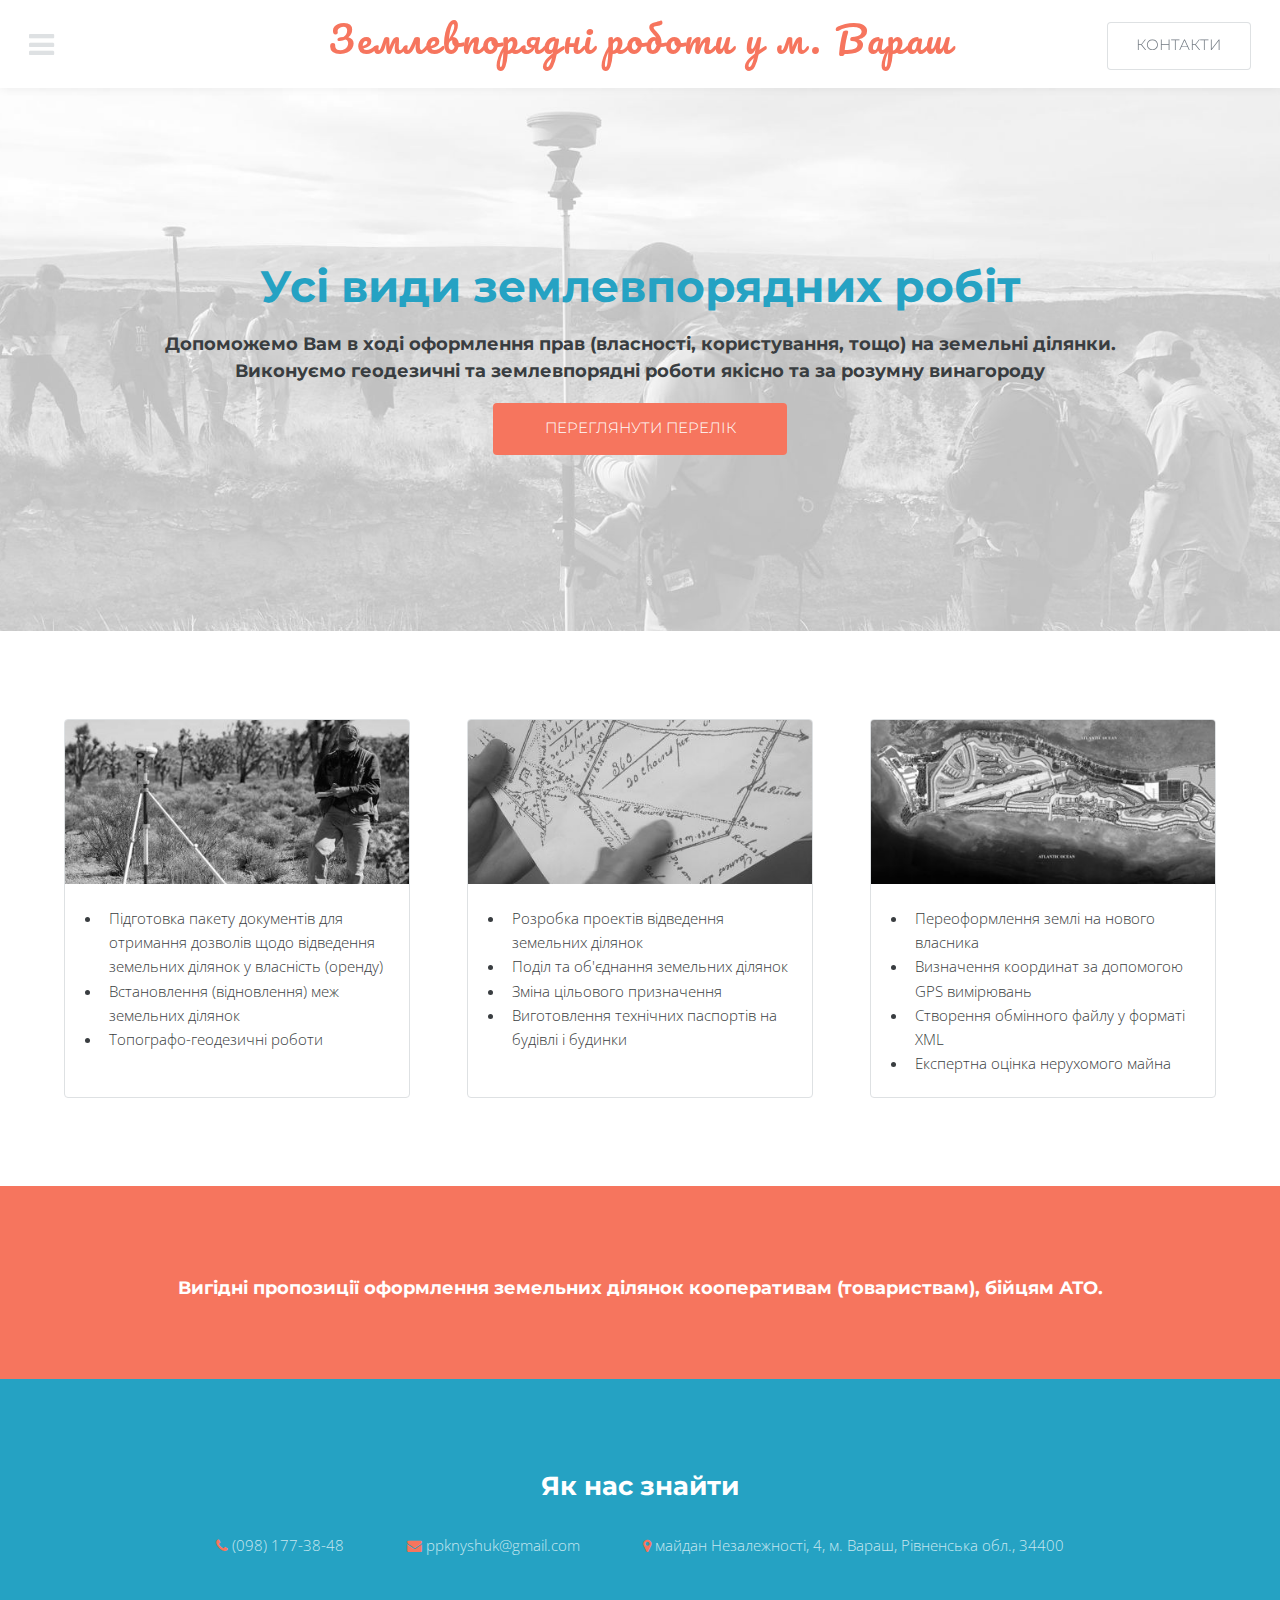
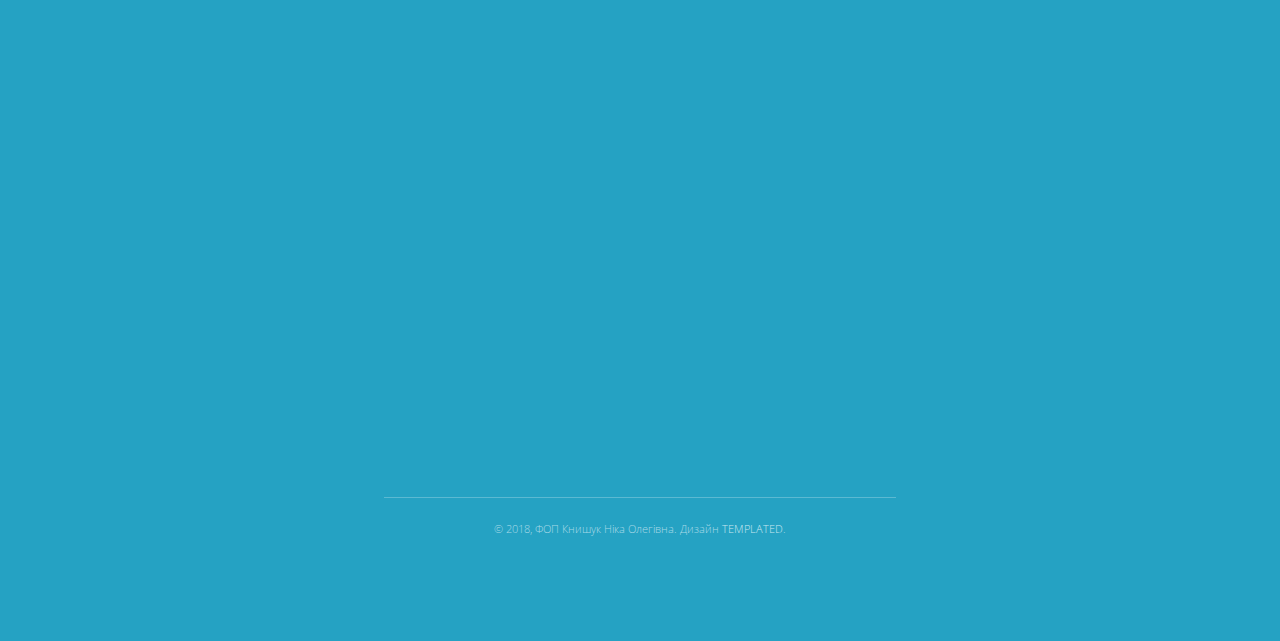
<file: index.html>
<!DOCTYPE HTML>
<!--
	Intensify by TEMPLATED
	templated.co @templatedco
	Released for free under the Creative Commons Attribution 3.0 license (templated.co/license)
-->
<html>
	<head>
		<title>Усі види землевпорядних робіт у м. Вараш - ФОП Книшук Ніка Олегівна</title>
		<meta http-equiv="Content-Type" content="text/html; charset=UTF-8" />
		<meta name="viewport" content="width=device-width, initial-scale=1" />

		<meta property="og:title" content="Усі види землевпорядних робіт у м. Вараш - ФОП Книшук Ніка Олегівна" />
		<meta property="og:site_name" content="Усі види землевпорядних робіт у м. Вараш - ФОП Книшук Ніка Олегівна" />
		<meta property="og:url" content="http://knyshuk.pp.ua/" />
		<meta property="og:description" content="Допоможемо Вам в ході оформлення прав (власності, користування, тощо) на земельні ділянки. Виконуємо геодезичні та землевпорядні роботи якісно та за розумну винагороду" />
		<meta property="og:type" content="website" />
		<meta property="og:image" content="http://knyshuk.pp.ua/images/og-logo.jpg" />
		<meta property="og:image:alt" content="Усі види землевпорядних робіт у м. Вараш - ФОП Книшук Ніка Олегівна" />
		<meta property="og:image:type" content="image/jpeg" />
		<meta property="og:image:width" content="750" />
		<meta property="og:image:height" content="500" />
		<meta name="twitter:card" content="summary" />
		<meta name="twitter:title" content="Усі види землевпорядних робіт у м. Вараш - ФОП Книшук Ніка Олегівна" />
		<meta name="twitter:site" content="@smth" />
		<meta name="twitter:description" content="Допоможемо Вам в ході оформлення прав (власності, користування, тощо) на земельні ділянки. Виконуємо геодезичні та землевпорядні роботи якісно та за розумну винагороду" />
		<meta name="twitter:image" content="http://knyshuk.pp.ua/images/og-logo.jpg" />
		<meta name="twitter:image:alt" content="Усі види землевпорядних робіт у м. Вараш - ФОП Книшук Ніка Олегівна" />

		<!-- <meta property="fb:app_id" content="779935535706424" /> -->
		<meta property="fb:admins" content="100000703780322"/>
		<link rel="stylesheet" href="assets/css/main.css" />
		<link rel="icon" type="image/png" href="images/favicon.png" />

	</head>
	<body>

		<!-- Header -->
			<header id="header">
				<nav class="left">
					<a href="#menu"><span>Меню</span></a>
				</nav>
				<a href="index.html" class="logo">Землевпорядні роботи у м. Вараш</a>
				<nav class="right">
					<a href="#footer" class="button alt">Контакти</a>
				</nav>
			</header>

		<!-- Menu -->
			<nav id="menu">
				<ul class="links">
					<li><a href="#header">Головна</a></li>
					<li><a href="#perelik">Види робіт</a></li>
					<li><a href="#footer">Контакти</a></li>
				</ul>
				<ul class="actions vertical">
					<li><a href="#" class="button fit">Login</a></li>
				</ul>
			</nav>

		<!-- Banner -->
			<section id="banner">
				<div class="content">
					<h1>Усі види землевпорядних робіт</h1>
					<h3>Допоможемо Вам в ході оформлення прав (власності, користування, тощо) на земельні ділянки.<br/>
					Виконуємо геодезичні та землевпорядні роботи якісно та за розумну винагороду</h3>
					<ul class="actions">
						<li><a href="#perelik" class="button scrolly">Переглянути перелік</a></li>
					</ul>
				</div>
			</section>





		<!-- Three -->
			<section id="perelik" class="wrapper">
				<div class="inner flex flex-3">
					<div class="flex-item box">
						<div class="image fit">
							<img src="images/pic02.jpg" alt="" />
						</div>
						<div class="content">
						<ul>
							<li>Підготовка пакету документів для отримання дозволів щодо відведення земельних ділянок у власність (оренду)</li>
							<li>Встановлення (відновлення) меж земельних ділянок</li>
							<li>Топографо-геодезичні роботи</li>
						</ul>
						</div>
					</div>
					<div class="flex-item box">
						<div class="image fit">
							<img src="images/pic03.jpg" alt="" />
						</div>
						<div class="content">
							<ul>
							<li>Розробка проектів відведення земельних ділянок</li>
							<li>Поділ та об'єднання земельних ділянок</li>
							<li>Зміна цільового призначення</li>
							<li>Виготовлення технічних паспортів на будівлі і будинки</li>
							</ul>
						</div>
					</div>
					<div class="flex-item box">
						<div class="image fit">
							<img src="images/pic04.jpg" alt="" />
						</div>
						<div class="content">
							<ul>
								<li>Переоформлення землі на нового власника</li>
								<li>Визначення координат за допомогою GPS вимірювань</li>
								<li>Створення обмінного файлу у форматі XML</li>
								<li>Експертна оцінка нерухомого майна</li>
							</ul>
						</div>
					</div>
				</div>
			</section>

		<!-- Two -->
			<section id="two" class="wrapper style1 special">
				<div class="inner">
					<h3>Вигідні пропозиції оформлення земельних ділянок кооперативам (товариствам), бійцям АТО.</h3>
				</div>
			</section>

			
		<!-- Footer -->
			<footer id="footer">
				<div class="inner">
					<h2>Як нас знайти</h2>
					<ul class="actions">
						<li><span class="icon fa-phone"></span> <a href="tel:+380981773848">(098) 177-38-48</a></li>
						<li><span class="icon fa-envelope"></span> <a href="mailto:ppknyshuk@gmail.com">ppknyshuk@gmail.com</a></li>
						<li><span class="icon fa-map-marker"></span> <a href="https://goo.gl/maps/SJ5AMCisAzC2">майдан Незалежності, 4, м. Вараш, Рівненська обл., 34400</a></li>
					</ul>
					<!-- <iframe src="https://www.google.com/maps/d/embed?mid=1FWKCzoZm-nPHwhQZW1L91BJIn-170okJ" width="640" height="480"></iframe> -->
					<iframe src="https://www.google.com/maps/embed?pb=!1m18!1m12!1m3!1d2492.0065109231555!2d25.8446893117432!3d51.34779089393777!2m3!1f0!2f0!3f0!3m2!1i1024!2i768!4f13.1!3m3!1m2!1s0x47260d635eacf9f1%3A0xb59a396cd10b945e!2z0L_Quy4g0J3QtdC30LDQstC40YHQuNC80L7RgdGC0LgsIDQsINCS0LDRgNCw0YgsINCg0L7QstC10L3RgdC60LDRjyDQvtCx0LvQsNGB0YLRjCwgMzQ0MDA!5e0!3m2!1sru!2sua!4v1545517435870" width="600" height="450" frameborder="0" style="border:0" allowfullscreen></iframe>
					<p>&nbsp;</p>
					
					<!-- Facebook Comments Plugin -->
					<div id="fb-root"></div>
					<script async defer src="https://connect.facebook.net/uk_UA/sdk.js#xfbml=1&version=v3.2"></script>
					<div class="fb-comments" data-href="http://knyshuk.pp.ua" data-width="100%"></div>
					<!-- / Facebook Comments Plugin -->
				</div>
				<div class="copyright">
					&copy; 2018, ФОП Книшук Ніка Олегівна. Дизайн <a href="https://templated.co">TEMPLATED</a>.
				</div>
			</footer>

		<!-- Scripts -->
			<script src="assets/js/jquery.min.js"></script>
			<script src="assets/js/jquery.scrolly.min.js"></script>
			<script src="assets/js/skel.min.js"></script>
			<script src="assets/js/util.js"></script>
			<script src="assets/js/main.js"></script>

			<!-- Global site tag (gtag.js) - Google Analytics -->
			<script async src="https://www.googletagmanager.com/gtag/js?id=UA-3187269-26"></script>
			<script>
				window.dataLayer = window.dataLayer || [];
				function gtag(){dataLayer.push(arguments);}
				gtag('js', new Date());
				gtag('config', 'UA-3187269-26');
			</script>
	</body>
</html>
</file>
<file: assets/css/main.css>
@charset "UTF-8";
@import url(font-awesome.min.css);
@import "https://fonts.googleapis.com/css?family=Montserrat:700|Open+Sans:300,400|Pacifico";

/*
	Intensify by TEMPLATED
	templated.co @templatedco
	Released for free under the Creative Commons Attribution 3.0 license (templated.co/license)
*/

/* Reset */

	html, body, div, span, applet, object, iframe, h1, h2, h3, h4, h5, h6, p, blockquote, pre, a, abbr, acronym, address, big, cite, code, del, dfn, em, img, ins, kbd, q, s, samp, small, strike, strong, sub, sup, tt, var, b, u, i, center, dl, dt, dd, ol, ul, li, fieldset, form, label, legend, table, caption, tbody, tfoot, thead, tr, th, td, article, aside, canvas, details, embed, figure, figcaption, footer, header, hgroup, menu, nav, output, ruby, section, summary, time, mark, audio, video {
		margin: 0;
		padding: 0;
		border: 0;
		font-size: 100%;
		font: inherit;
		vertical-align: baseline;
	}

	article, aside, details, figcaption, figure, footer, header, hgroup, menu, nav, section {
		display: block;
	}

	body {
		line-height: 1;
	}

	ol, ul {
		list-style: none;
	}

	blockquote, q {
		quotes: none;
	}

	blockquote:before, blockquote:after, q:before, q:after {
		content: '';
		content: none;
	}

	table {
		border-collapse: collapse;
		border-spacing: 0;
	}

	body {
		-webkit-text-size-adjust: none;
	}

/* Box Model */

	*, *:before, *:after {
		-moz-box-sizing: border-box;
		-webkit-box-sizing: border-box;
		box-sizing: border-box;
	}

/* Containers */

	.container {
		margin-left: auto;
		margin-right: auto;
	}

	.container.\31 25\25 {
		width: 100%;
		max-width: 100em;
		min-width: 80em;
	}

	.container.\37 5\25 {
		width: 60em;
	}

	.container.\35 0\25 {
		width: 40em;
	}

	.container.\32 5\25 {
		width: 20em;
	}

	.container {
		width: 80em;
	}

	@media screen and (max-width: 1680px) {

		.container.\31 25\25 {
			width: 100%;
			max-width: 100em;
			min-width: 80em;
		}

		.container.\37 5\25 {
			width: 60em;
		}

		.container.\35 0\25 {
			width: 40em;
		}

		.container.\32 5\25 {
			width: 20em;
		}

		.container {
			width: 80em;
		}

	}

	@media screen and (max-width: 1280px) {

		.container.\31 25\25 {
			width: 100%;
			max-width: 81.25em;
			min-width: 65em;
		}

		.container.\37 5\25 {
			width: 48.75em;
		}

		.container.\35 0\25 {
			width: 32.5em;
		}

		.container.\32 5\25 {
			width: 16.25em;
		}

		.container {
			width: 65em;
		}

	}

	@media screen and (max-width: 980px) {

		.container.\31 25\25 {
			width: 100%;
			max-width: 112.5%;
			min-width: 90%;
		}

		.container.\37 5\25 {
			width: 67.5%;
		}

		.container.\35 0\25 {
			width: 45%;
		}

		.container.\32 5\25 {
			width: 22.5%;
		}

		.container {
			width: 90%;
		}

	}

	@media screen and (max-width: 736px) {

		.container.\31 25\25 {
			width: 100%;
			max-width: 112.5%;
			min-width: 90%;
		}

		.container.\37 5\25 {
			width: 67.5%;
		}

		.container.\35 0\25 {
			width: 45%;
		}

		.container.\32 5\25 {
			width: 22.5%;
		}

		.container {
			width: 90% !important;
		}

	}

	@media screen and (max-width: 480px) {

		.container.\31 25\25 {
			width: 100%;
			max-width: 112.5%;
			min-width: 90%;
		}

		.container.\37 5\25 {
			width: 67.5%;
		}

		.container.\35 0\25 {
			width: 45%;
		}

		.container.\32 5\25 {
			width: 22.5%;
		}

		.container {
			width: 90% !important;
		}

	}

/* Grid */

	.row {
		border-bottom: solid 1px transparent;
		-moz-box-sizing: border-box;
		-webkit-box-sizing: border-box;
		box-sizing: border-box;
	}

	.row > * {
		float: left;
		-moz-box-sizing: border-box;
		-webkit-box-sizing: border-box;
		box-sizing: border-box;
	}

	.row:after, .row:before {
		content: '';
		display: block;
		clear: both;
		height: 0;
	}

	.row.uniform > * > :first-child {
		margin-top: 0;
	}

	.row.uniform > * > :last-child {
		margin-bottom: 0;
	}

	.row.\30 \25 > * {
		padding: 0 0 0 0em;
	}

	.row.\30 \25 {
		margin: 0 0 -1px 0em;
	}

	.row.uniform.\30 \25 > * {
		padding: 0em 0 0 0em;
	}

	.row.uniform.\30 \25 {
		margin: 0em 0 -1px 0em;
	}

	.row > * {
		padding: 0 0 0 2em;
	}

	.row {
		margin: 0 0 -1px -2em;
	}

	.row.uniform > * {
		padding: 2em 0 0 2em;
	}

	.row.uniform {
		margin: -2em 0 -1px -2em;
	}

	.row.\32 00\25 > * {
		padding: 0 0 0 4em;
	}

	.row.\32 00\25 {
		margin: 0 0 -1px -4em;
	}

	.row.uniform.\32 00\25 > * {
		padding: 4em 0 0 4em;
	}

	.row.uniform.\32 00\25 {
		margin: -4em 0 -1px -4em;
	}

	.row.\31 50\25 > * {
		padding: 0 0 0 3em;
	}

	.row.\31 50\25 {
		margin: 0 0 -1px -3em;
	}

	.row.uniform.\31 50\25 > * {
		padding: 3em 0 0 3em;
	}

	.row.uniform.\31 50\25 {
		margin: -3em 0 -1px -3em;
	}

	.row.\35 0\25 > * {
		padding: 0 0 0 1em;
	}

	.row.\35 0\25 {
		margin: 0 0 -1px -1em;
	}

	.row.uniform.\35 0\25 > * {
		padding: 1em 0 0 1em;
	}

	.row.uniform.\35 0\25 {
		margin: -1em 0 -1px -1em;
	}

	.row.\32 5\25 > * {
		padding: 0 0 0 0.5em;
	}

	.row.\32 5\25 {
		margin: 0 0 -1px -0.5em;
	}

	.row.uniform.\32 5\25 > * {
		padding: 0.5em 0 0 0.5em;
	}

	.row.uniform.\32 5\25 {
		margin: -0.5em 0 -1px -0.5em;
	}

	.\31 2u, .\31 2u\24 {
		width: 100%;
		clear: none;
		margin-left: 0;
	}

	.\31 1u, .\31 1u\24 {
		width: 91.6666666667%;
		clear: none;
		margin-left: 0;
	}

	.\31 0u, .\31 0u\24 {
		width: 83.3333333333%;
		clear: none;
		margin-left: 0;
	}

	.\39 u, .\39 u\24 {
		width: 75%;
		clear: none;
		margin-left: 0;
	}

	.\38 u, .\38 u\24 {
		width: 66.6666666667%;
		clear: none;
		margin-left: 0;
	}

	.\37 u, .\37 u\24 {
		width: 58.3333333333%;
		clear: none;
		margin-left: 0;
	}

	.\36 u, .\36 u\24 {
		width: 50%;
		clear: none;
		margin-left: 0;
	}

	.\35 u, .\35 u\24 {
		width: 41.6666666667%;
		clear: none;
		margin-left: 0;
	}

	.\34 u, .\34 u\24 {
		width: 33.3333333333%;
		clear: none;
		margin-left: 0;
	}

	.\33 u, .\33 u\24 {
		width: 25%;
		clear: none;
		margin-left: 0;
	}

	.\32 u, .\32 u\24 {
		width: 16.6666666667%;
		clear: none;
		margin-left: 0;
	}

	.\31 u, .\31 u\24 {
		width: 8.3333333333%;
		clear: none;
		margin-left: 0;
	}

	.\31 2u\24 + *,
	.\31 1u\24 + *,
	.\31 0u\24 + *,
	.\39 u\24 + *,
	.\38 u\24 + *,
	.\37 u\24 + *,
	.\36 u\24 + *,
	.\35 u\24 + *,
	.\34 u\24 + *,
	.\33 u\24 + *,
	.\32 u\24 + *,
	.\31 u\24 + * {
		clear: left;
	}

	.\-11u {
		margin-left: 91.66667%;
	}

	.\-10u {
		margin-left: 83.33333%;
	}

	.\-9u {
		margin-left: 75%;
	}

	.\-8u {
		margin-left: 66.66667%;
	}

	.\-7u {
		margin-left: 58.33333%;
	}

	.\-6u {
		margin-left: 50%;
	}

	.\-5u {
		margin-left: 41.66667%;
	}

	.\-4u {
		margin-left: 33.33333%;
	}

	.\-3u {
		margin-left: 25%;
	}

	.\-2u {
		margin-left: 16.66667%;
	}

	.\-1u {
		margin-left: 8.33333%;
	}

	@media screen and (max-width: 1680px) {

		.row > * {
			padding: 0 0 0 2em;
		}

		.row {
			margin: 0 0 -1px -2em;
		}

		.row.uniform > * {
			padding: 2em 0 0 2em;
		}

		.row.uniform {
			margin: -2em 0 -1px -2em;
		}

		.row.\32 00\25 > * {
			padding: 0 0 0 4em;
		}

		.row.\32 00\25 {
			margin: 0 0 -1px -4em;
		}

		.row.uniform.\32 00\25 > * {
			padding: 4em 0 0 4em;
		}

		.row.uniform.\32 00\25 {
			margin: -4em 0 -1px -4em;
		}

		.row.\31 50\25 > * {
			padding: 0 0 0 3em;
		}

		.row.\31 50\25 {
			margin: 0 0 -1px -3em;
		}

		.row.uniform.\31 50\25 > * {
			padding: 3em 0 0 3em;
		}

		.row.uniform.\31 50\25 {
			margin: -3em 0 -1px -3em;
		}

		.row.\35 0\25 > * {
			padding: 0 0 0 1em;
		}

		.row.\35 0\25 {
			margin: 0 0 -1px -1em;
		}

		.row.uniform.\35 0\25 > * {
			padding: 1em 0 0 1em;
		}

		.row.uniform.\35 0\25 {
			margin: -1em 0 -1px -1em;
		}

		.row.\32 5\25 > * {
			padding: 0 0 0 0.5em;
		}

		.row.\32 5\25 {
			margin: 0 0 -1px -0.5em;
		}

		.row.uniform.\32 5\25 > * {
			padding: 0.5em 0 0 0.5em;
		}

		.row.uniform.\32 5\25 {
			margin: -0.5em 0 -1px -0.5em;
		}

		.\31 2u\28xlarge\29, .\31 2u\24\28xlarge\29 {
			width: 100%;
			clear: none;
			margin-left: 0;
		}

		.\31 1u\28xlarge\29, .\31 1u\24\28xlarge\29 {
			width: 91.6666666667%;
			clear: none;
			margin-left: 0;
		}

		.\31 0u\28xlarge\29, .\31 0u\24\28xlarge\29 {
			width: 83.3333333333%;
			clear: none;
			margin-left: 0;
		}

		.\39 u\28xlarge\29, .\39 u\24\28xlarge\29 {
			width: 75%;
			clear: none;
			margin-left: 0;
		}

		.\38 u\28xlarge\29, .\38 u\24\28xlarge\29 {
			width: 66.6666666667%;
			clear: none;
			margin-left: 0;
		}

		.\37 u\28xlarge\29, .\37 u\24\28xlarge\29 {
			width: 58.3333333333%;
			clear: none;
			margin-left: 0;
		}

		.\36 u\28xlarge\29, .\36 u\24\28xlarge\29 {
			width: 50%;
			clear: none;
			margin-left: 0;
		}

		.\35 u\28xlarge\29, .\35 u\24\28xlarge\29 {
			width: 41.6666666667%;
			clear: none;
			margin-left: 0;
		}

		.\34 u\28xlarge\29, .\34 u\24\28xlarge\29 {
			width: 33.3333333333%;
			clear: none;
			margin-left: 0;
		}

		.\33 u\28xlarge\29, .\33 u\24\28xlarge\29 {
			width: 25%;
			clear: none;
			margin-left: 0;
		}

		.\32 u\28xlarge\29, .\32 u\24\28xlarge\29 {
			width: 16.6666666667%;
			clear: none;
			margin-left: 0;
		}

		.\31 u\28xlarge\29, .\31 u\24\28xlarge\29 {
			width: 8.3333333333%;
			clear: none;
			margin-left: 0;
		}

		.\31 2u\24\28xlarge\29 + *,
		.\31 1u\24\28xlarge\29 + *,
		.\31 0u\24\28xlarge\29 + *,
		.\39 u\24\28xlarge\29 + *,
		.\38 u\24\28xlarge\29 + *,
		.\37 u\24\28xlarge\29 + *,
		.\36 u\24\28xlarge\29 + *,
		.\35 u\24\28xlarge\29 + *,
		.\34 u\24\28xlarge\29 + *,
		.\33 u\24\28xlarge\29 + *,
		.\32 u\24\28xlarge\29 + *,
		.\31 u\24\28xlarge\29 + * {
			clear: left;
		}

		.\-11u\28xlarge\29 {
			margin-left: 91.66667%;
		}

		.\-10u\28xlarge\29 {
			margin-left: 83.33333%;
		}

		.\-9u\28xlarge\29 {
			margin-left: 75%;
		}

		.\-8u\28xlarge\29 {
			margin-left: 66.66667%;
		}

		.\-7u\28xlarge\29 {
			margin-left: 58.33333%;
		}

		.\-6u\28xlarge\29 {
			margin-left: 50%;
		}

		.\-5u\28xlarge\29 {
			margin-left: 41.66667%;
		}

		.\-4u\28xlarge\29 {
			margin-left: 33.33333%;
		}

		.\-3u\28xlarge\29 {
			margin-left: 25%;
		}

		.\-2u\28xlarge\29 {
			margin-left: 16.66667%;
		}

		.\-1u\28xlarge\29 {
			margin-left: 8.33333%;
		}

	}

	@media screen and (max-width: 1280px) {

		.row > * {
			padding: 0 0 0 1.5em;
		}

		.row {
			margin: 0 0 -1px -1.5em;
		}

		.row.uniform > * {
			padding: 1.5em 0 0 1.5em;
		}

		.row.uniform {
			margin: -1.5em 0 -1px -1.5em;
		}

		.row.\32 00\25 > * {
			padding: 0 0 0 3em;
		}

		.row.\32 00\25 {
			margin: 0 0 -1px -3em;
		}

		.row.uniform.\32 00\25 > * {
			padding: 3em 0 0 3em;
		}

		.row.uniform.\32 00\25 {
			margin: -3em 0 -1px -3em;
		}

		.row.\31 50\25 > * {
			padding: 0 0 0 2.25em;
		}

		.row.\31 50\25 {
			margin: 0 0 -1px -2.25em;
		}

		.row.uniform.\31 50\25 > * {
			padding: 2.25em 0 0 2.25em;
		}

		.row.uniform.\31 50\25 {
			margin: -2.25em 0 -1px -2.25em;
		}

		.row.\35 0\25 > * {
			padding: 0 0 0 0.75em;
		}

		.row.\35 0\25 {
			margin: 0 0 -1px -0.75em;
		}

		.row.uniform.\35 0\25 > * {
			padding: 0.75em 0 0 0.75em;
		}

		.row.uniform.\35 0\25 {
			margin: -0.75em 0 -1px -0.75em;
		}

		.row.\32 5\25 > * {
			padding: 0 0 0 0.375em;
		}

		.row.\32 5\25 {
			margin: 0 0 -1px -0.375em;
		}

		.row.uniform.\32 5\25 > * {
			padding: 0.375em 0 0 0.375em;
		}

		.row.uniform.\32 5\25 {
			margin: -0.375em 0 -1px -0.375em;
		}

		.\31 2u\28large\29, .\31 2u\24\28large\29 {
			width: 100%;
			clear: none;
			margin-left: 0;
		}

		.\31 1u\28large\29, .\31 1u\24\28large\29 {
			width: 91.6666666667%;
			clear: none;
			margin-left: 0;
		}

		.\31 0u\28large\29, .\31 0u\24\28large\29 {
			width: 83.3333333333%;
			clear: none;
			margin-left: 0;
		}

		.\39 u\28large\29, .\39 u\24\28large\29 {
			width: 75%;
			clear: none;
			margin-left: 0;
		}

		.\38 u\28large\29, .\38 u\24\28large\29 {
			width: 66.6666666667%;
			clear: none;
			margin-left: 0;
		}

		.\37 u\28large\29, .\37 u\24\28large\29 {
			width: 58.3333333333%;
			clear: none;
			margin-left: 0;
		}

		.\36 u\28large\29, .\36 u\24\28large\29 {
			width: 50%;
			clear: none;
			margin-left: 0;
		}

		.\35 u\28large\29, .\35 u\24\28large\29 {
			width: 41.6666666667%;
			clear: none;
			margin-left: 0;
		}

		.\34 u\28large\29, .\34 u\24\28large\29 {
			width: 33.3333333333%;
			clear: none;
			margin-left: 0;
		}

		.\33 u\28large\29, .\33 u\24\28large\29 {
			width: 25%;
			clear: none;
			margin-left: 0;
		}

		.\32 u\28large\29, .\32 u\24\28large\29 {
			width: 16.6666666667%;
			clear: none;
			margin-left: 0;
		}

		.\31 u\28large\29, .\31 u\24\28large\29 {
			width: 8.3333333333%;
			clear: none;
			margin-left: 0;
		}

		.\31 2u\24\28large\29 + *,
		.\31 1u\24\28large\29 + *,
		.\31 0u\24\28large\29 + *,
		.\39 u\24\28large\29 + *,
		.\38 u\24\28large\29 + *,
		.\37 u\24\28large\29 + *,
		.\36 u\24\28large\29 + *,
		.\35 u\24\28large\29 + *,
		.\34 u\24\28large\29 + *,
		.\33 u\24\28large\29 + *,
		.\32 u\24\28large\29 + *,
		.\31 u\24\28large\29 + * {
			clear: left;
		}

		.\-11u\28large\29 {
			margin-left: 91.66667%;
		}

		.\-10u\28large\29 {
			margin-left: 83.33333%;
		}

		.\-9u\28large\29 {
			margin-left: 75%;
		}

		.\-8u\28large\29 {
			margin-left: 66.66667%;
		}

		.\-7u\28large\29 {
			margin-left: 58.33333%;
		}

		.\-6u\28large\29 {
			margin-left: 50%;
		}

		.\-5u\28large\29 {
			margin-left: 41.66667%;
		}

		.\-4u\28large\29 {
			margin-left: 33.33333%;
		}

		.\-3u\28large\29 {
			margin-left: 25%;
		}

		.\-2u\28large\29 {
			margin-left: 16.66667%;
		}

		.\-1u\28large\29 {
			margin-left: 8.33333%;
		}

	}

	@media screen and (max-width: 980px) {

		.row > * {
			padding: 0 0 0 1.5em;
		}

		.row {
			margin: 0 0 -1px -1.5em;
		}

		.row.uniform > * {
			padding: 1.5em 0 0 1.5em;
		}

		.row.uniform {
			margin: -1.5em 0 -1px -1.5em;
		}

		.row.\32 00\25 > * {
			padding: 0 0 0 3em;
		}

		.row.\32 00\25 {
			margin: 0 0 -1px -3em;
		}

		.row.uniform.\32 00\25 > * {
			padding: 3em 0 0 3em;
		}

		.row.uniform.\32 00\25 {
			margin: -3em 0 -1px -3em;
		}

		.row.\31 50\25 > * {
			padding: 0 0 0 2.25em;
		}

		.row.\31 50\25 {
			margin: 0 0 -1px -2.25em;
		}

		.row.uniform.\31 50\25 > * {
			padding: 2.25em 0 0 2.25em;
		}

		.row.uniform.\31 50\25 {
			margin: -2.25em 0 -1px -2.25em;
		}

		.row.\35 0\25 > * {
			padding: 0 0 0 0.75em;
		}

		.row.\35 0\25 {
			margin: 0 0 -1px -0.75em;
		}

		.row.uniform.\35 0\25 > * {
			padding: 0.75em 0 0 0.75em;
		}

		.row.uniform.\35 0\25 {
			margin: -0.75em 0 -1px -0.75em;
		}

		.row.\32 5\25 > * {
			padding: 0 0 0 0.375em;
		}

		.row.\32 5\25 {
			margin: 0 0 -1px -0.375em;
		}

		.row.uniform.\32 5\25 > * {
			padding: 0.375em 0 0 0.375em;
		}

		.row.uniform.\32 5\25 {
			margin: -0.375em 0 -1px -0.375em;
		}

		.\31 2u\28medium\29, .\31 2u\24\28medium\29 {
			width: 100%;
			clear: none;
			margin-left: 0;
		}

		.\31 1u\28medium\29, .\31 1u\24\28medium\29 {
			width: 91.6666666667%;
			clear: none;
			margin-left: 0;
		}

		.\31 0u\28medium\29, .\31 0u\24\28medium\29 {
			width: 83.3333333333%;
			clear: none;
			margin-left: 0;
		}

		.\39 u\28medium\29, .\39 u\24\28medium\29 {
			width: 75%;
			clear: none;
			margin-left: 0;
		}

		.\38 u\28medium\29, .\38 u\24\28medium\29 {
			width: 66.6666666667%;
			clear: none;
			margin-left: 0;
		}

		.\37 u\28medium\29, .\37 u\24\28medium\29 {
			width: 58.3333333333%;
			clear: none;
			margin-left: 0;
		}

		.\36 u\28medium\29, .\36 u\24\28medium\29 {
			width: 50%;
			clear: none;
			margin-left: 0;
		}

		.\35 u\28medium\29, .\35 u\24\28medium\29 {
			width: 41.6666666667%;
			clear: none;
			margin-left: 0;
		}

		.\34 u\28medium\29, .\34 u\24\28medium\29 {
			width: 33.3333333333%;
			clear: none;
			margin-left: 0;
		}

		.\33 u\28medium\29, .\33 u\24\28medium\29 {
			width: 25%;
			clear: none;
			margin-left: 0;
		}

		.\32 u\28medium\29, .\32 u\24\28medium\29 {
			width: 16.6666666667%;
			clear: none;
			margin-left: 0;
		}

		.\31 u\28medium\29, .\31 u\24\28medium\29 {
			width: 8.3333333333%;
			clear: none;
			margin-left: 0;
		}

		.\31 2u\24\28medium\29 + *,
		.\31 1u\24\28medium\29 + *,
		.\31 0u\24\28medium\29 + *,
		.\39 u\24\28medium\29 + *,
		.\38 u\24\28medium\29 + *,
		.\37 u\24\28medium\29 + *,
		.\36 u\24\28medium\29 + *,
		.\35 u\24\28medium\29 + *,
		.\34 u\24\28medium\29 + *,
		.\33 u\24\28medium\29 + *,
		.\32 u\24\28medium\29 + *,
		.\31 u\24\28medium\29 + * {
			clear: left;
		}

		.\-11u\28medium\29 {
			margin-left: 91.66667%;
		}

		.\-10u\28medium\29 {
			margin-left: 83.33333%;
		}

		.\-9u\28medium\29 {
			margin-left: 75%;
		}

		.\-8u\28medium\29 {
			margin-left: 66.66667%;
		}

		.\-7u\28medium\29 {
			margin-left: 58.33333%;
		}

		.\-6u\28medium\29 {
			margin-left: 50%;
		}

		.\-5u\28medium\29 {
			margin-left: 41.66667%;
		}

		.\-4u\28medium\29 {
			margin-left: 33.33333%;
		}

		.\-3u\28medium\29 {
			margin-left: 25%;
		}

		.\-2u\28medium\29 {
			margin-left: 16.66667%;
		}

		.\-1u\28medium\29 {
			margin-left: 8.33333%;
		}

	}

	@media screen and (max-width: 736px) {

		.row > * {
			padding: 0 0 0 1.25em;
		}

		.row {
			margin: 0 0 -1px -1.25em;
		}

		.row.uniform > * {
			padding: 1.25em 0 0 1.25em;
		}

		.row.uniform {
			margin: -1.25em 0 -1px -1.25em;
		}

		.row.\32 00\25 > * {
			padding: 0 0 0 2.5em;
		}

		.row.\32 00\25 {
			margin: 0 0 -1px -2.5em;
		}

		.row.uniform.\32 00\25 > * {
			padding: 2.5em 0 0 2.5em;
		}

		.row.uniform.\32 00\25 {
			margin: -2.5em 0 -1px -2.5em;
		}

		.row.\31 50\25 > * {
			padding: 0 0 0 1.875em;
		}

		.row.\31 50\25 {
			margin: 0 0 -1px -1.875em;
		}

		.row.uniform.\31 50\25 > * {
			padding: 1.875em 0 0 1.875em;
		}

		.row.uniform.\31 50\25 {
			margin: -1.875em 0 -1px -1.875em;
		}

		.row.\35 0\25 > * {
			padding: 0 0 0 0.625em;
		}

		.row.\35 0\25 {
			margin: 0 0 -1px -0.625em;
		}

		.row.uniform.\35 0\25 > * {
			padding: 0.625em 0 0 0.625em;
		}

		.row.uniform.\35 0\25 {
			margin: -0.625em 0 -1px -0.625em;
		}

		.row.\32 5\25 > * {
			padding: 0 0 0 0.3125em;
		}

		.row.\32 5\25 {
			margin: 0 0 -1px -0.3125em;
		}

		.row.uniform.\32 5\25 > * {
			padding: 0.3125em 0 0 0.3125em;
		}

		.row.uniform.\32 5\25 {
			margin: -0.3125em 0 -1px -0.3125em;
		}

		.\31 2u\28small\29, .\31 2u\24\28small\29 {
			width: 100%;
			clear: none;
			margin-left: 0;
		}

		.\31 1u\28small\29, .\31 1u\24\28small\29 {
			width: 91.6666666667%;
			clear: none;
			margin-left: 0;
		}

		.\31 0u\28small\29, .\31 0u\24\28small\29 {
			width: 83.3333333333%;
			clear: none;
			margin-left: 0;
		}

		.\39 u\28small\29, .\39 u\24\28small\29 {
			width: 75%;
			clear: none;
			margin-left: 0;
		}

		.\38 u\28small\29, .\38 u\24\28small\29 {
			width: 66.6666666667%;
			clear: none;
			margin-left: 0;
		}

		.\37 u\28small\29, .\37 u\24\28small\29 {
			width: 58.3333333333%;
			clear: none;
			margin-left: 0;
		}

		.\36 u\28small\29, .\36 u\24\28small\29 {
			width: 50%;
			clear: none;
			margin-left: 0;
		}

		.\35 u\28small\29, .\35 u\24\28small\29 {
			width: 41.6666666667%;
			clear: none;
			margin-left: 0;
		}

		.\34 u\28small\29, .\34 u\24\28small\29 {
			width: 33.3333333333%;
			clear: none;
			margin-left: 0;
		}

		.\33 u\28small\29, .\33 u\24\28small\29 {
			width: 25%;
			clear: none;
			margin-left: 0;
		}

		.\32 u\28small\29, .\32 u\24\28small\29 {
			width: 16.6666666667%;
			clear: none;
			margin-left: 0;
		}

		.\31 u\28small\29, .\31 u\24\28small\29 {
			width: 8.3333333333%;
			clear: none;
			margin-left: 0;
		}

		.\31 2u\24\28small\29 + *,
		.\31 1u\24\28small\29 + *,
		.\31 0u\24\28small\29 + *,
		.\39 u\24\28small\29 + *,
		.\38 u\24\28small\29 + *,
		.\37 u\24\28small\29 + *,
		.\36 u\24\28small\29 + *,
		.\35 u\24\28small\29 + *,
		.\34 u\24\28small\29 + *,
		.\33 u\24\28small\29 + *,
		.\32 u\24\28small\29 + *,
		.\31 u\24\28small\29 + * {
			clear: left;
		}

		.\-11u\28small\29 {
			margin-left: 91.66667%;
		}

		.\-10u\28small\29 {
			margin-left: 83.33333%;
		}

		.\-9u\28small\29 {
			margin-left: 75%;
		}

		.\-8u\28small\29 {
			margin-left: 66.66667%;
		}

		.\-7u\28small\29 {
			margin-left: 58.33333%;
		}

		.\-6u\28small\29 {
			margin-left: 50%;
		}

		.\-5u\28small\29 {
			margin-left: 41.66667%;
		}

		.\-4u\28small\29 {
			margin-left: 33.33333%;
		}

		.\-3u\28small\29 {
			margin-left: 25%;
		}

		.\-2u\28small\29 {
			margin-left: 16.66667%;
		}

		.\-1u\28small\29 {
			margin-left: 8.33333%;
		}

	}

	@media screen and (max-width: 480px) {

		.row > * {
			padding: 0 0 0 1.25em;
		}

		.row {
			margin: 0 0 -1px -1.25em;
		}

		.row.uniform > * {
			padding: 1.25em 0 0 1.25em;
		}

		.row.uniform {
			margin: -1.25em 0 -1px -1.25em;
		}

		.row.\32 00\25 > * {
			padding: 0 0 0 2.5em;
		}

		.row.\32 00\25 {
			margin: 0 0 -1px -2.5em;
		}

		.row.uniform.\32 00\25 > * {
			padding: 2.5em 0 0 2.5em;
		}

		.row.uniform.\32 00\25 {
			margin: -2.5em 0 -1px -2.5em;
		}

		.row.\31 50\25 > * {
			padding: 0 0 0 1.875em;
		}

		.row.\31 50\25 {
			margin: 0 0 -1px -1.875em;
		}

		.row.uniform.\31 50\25 > * {
			padding: 1.875em 0 0 1.875em;
		}

		.row.uniform.\31 50\25 {
			margin: -1.875em 0 -1px -1.875em;
		}

		.row.\35 0\25 > * {
			padding: 0 0 0 0.625em;
		}

		.row.\35 0\25 {
			margin: 0 0 -1px -0.625em;
		}

		.row.uniform.\35 0\25 > * {
			padding: 0.625em 0 0 0.625em;
		}

		.row.uniform.\35 0\25 {
			margin: -0.625em 0 -1px -0.625em;
		}

		.row.\32 5\25 > * {
			padding: 0 0 0 0.3125em;
		}

		.row.\32 5\25 {
			margin: 0 0 -1px -0.3125em;
		}

		.row.uniform.\32 5\25 > * {
			padding: 0.3125em 0 0 0.3125em;
		}

		.row.uniform.\32 5\25 {
			margin: -0.3125em 0 -1px -0.3125em;
		}

		.\31 2u\28xsmall\29, .\31 2u\24\28xsmall\29 {
			width: 100%;
			clear: none;
			margin-left: 0;
		}

		.\31 1u\28xsmall\29, .\31 1u\24\28xsmall\29 {
			width: 91.6666666667%;
			clear: none;
			margin-left: 0;
		}

		.\31 0u\28xsmall\29, .\31 0u\24\28xsmall\29 {
			width: 83.3333333333%;
			clear: none;
			margin-left: 0;
		}

		.\39 u\28xsmall\29, .\39 u\24\28xsmall\29 {
			width: 75%;
			clear: none;
			margin-left: 0;
		}

		.\38 u\28xsmall\29, .\38 u\24\28xsmall\29 {
			width: 66.6666666667%;
			clear: none;
			margin-left: 0;
		}

		.\37 u\28xsmall\29, .\37 u\24\28xsmall\29 {
			width: 58.3333333333%;
			clear: none;
			margin-left: 0;
		}

		.\36 u\28xsmall\29, .\36 u\24\28xsmall\29 {
			width: 50%;
			clear: none;
			margin-left: 0;
		}

		.\35 u\28xsmall\29, .\35 u\24\28xsmall\29 {
			width: 41.6666666667%;
			clear: none;
			margin-left: 0;
		}

		.\34 u\28xsmall\29, .\34 u\24\28xsmall\29 {
			width: 33.3333333333%;
			clear: none;
			margin-left: 0;
		}

		.\33 u\28xsmall\29, .\33 u\24\28xsmall\29 {
			width: 25%;
			clear: none;
			margin-left: 0;
		}

		.\32 u\28xsmall\29, .\32 u\24\28xsmall\29 {
			width: 16.6666666667%;
			clear: none;
			margin-left: 0;
		}

		.\31 u\28xsmall\29, .\31 u\24\28xsmall\29 {
			width: 8.3333333333%;
			clear: none;
			margin-left: 0;
		}

		.\31 2u\24\28xsmall\29 + *,
		.\31 1u\24\28xsmall\29 + *,
		.\31 0u\24\28xsmall\29 + *,
		.\39 u\24\28xsmall\29 + *,
		.\38 u\24\28xsmall\29 + *,
		.\37 u\24\28xsmall\29 + *,
		.\36 u\24\28xsmall\29 + *,
		.\35 u\24\28xsmall\29 + *,
		.\34 u\24\28xsmall\29 + *,
		.\33 u\24\28xsmall\29 + *,
		.\32 u\24\28xsmall\29 + *,
		.\31 u\24\28xsmall\29 + * {
			clear: left;
		}

		.\-11u\28xsmall\29 {
			margin-left: 91.66667%;
		}

		.\-10u\28xsmall\29 {
			margin-left: 83.33333%;
		}

		.\-9u\28xsmall\29 {
			margin-left: 75%;
		}

		.\-8u\28xsmall\29 {
			margin-left: 66.66667%;
		}

		.\-7u\28xsmall\29 {
			margin-left: 58.33333%;
		}

		.\-6u\28xsmall\29 {
			margin-left: 50%;
		}

		.\-5u\28xsmall\29 {
			margin-left: 41.66667%;
		}

		.\-4u\28xsmall\29 {
			margin-left: 33.33333%;
		}

		.\-3u\28xsmall\29 {
			margin-left: 25%;
		}

		.\-2u\28xsmall\29 {
			margin-left: 16.66667%;
		}

		.\-1u\28xsmall\29 {
			margin-left: 8.33333%;
		}

	}

/* Basic */

	@-ms-viewport {
		width: device-width;
	}

	body {
		-ms-overflow-style: scrollbar;
	}

	@media screen and (max-width: 480px) {

		html, body {
			min-width: 320px;
		}

	}

	body {
		background: #fff;
	}

		body.is-loading *, body.is-loading *:before, body.is-loading *:after {
			-moz-animation: none !important;
			-webkit-animation: none !important;
			-ms-animation: none !important;
			animation: none !important;
			-moz-transition: none !important;
			-webkit-transition: none !important;
			-ms-transition: none !important;
			transition: none !important;
		}

	.inner {
		margin: 0 auto;
		max-width: 65em;
	}

		@media screen and (max-width: 1280px) {

			.inner {
				max-width: 90%;
			}

		}

		@media screen and (max-width: 980px) {

			.inner {
				max-width: 70%;
			}

		}

		@media screen and (max-width: 736px) {

			.inner {
				max-width: 85%;
			}

		}

/* Type */

	body, input, select, textarea {
		/* color: #767d85; */
		color: #393d40;
		font-family: "Open Sans", Arial, Helvetica, sans-serif;
		font-size: 13pt;
		font-weight: 300;
		line-height: 1.65;
	}

		@media screen and (max-width: 1680px) {

			body, input, select, textarea {
				font-size: 11pt;
			}

		}

		@media screen and (max-width: 1280px) {

			body, input, select, textarea {
				font-size: 11pt;
			}

		}

		@media screen and (max-width: 980px) {

			body, input, select, textarea {
				font-size: 12pt;
			}

		}

		@media screen and (max-width: 736px) {

			body, input, select, textarea {
				font-size: 12pt;
			}

		}

		@media screen and (max-width: 480px) {

			body, input, select, textarea {
				font-size: 12pt;
			}

		}

	a {
		color: #25a2c3;
		text-decoration: underline;
	}

		a:hover {
			text-decoration: none;
		}

	strong, b {
		color: #727a82;
		font-weight: 700;
	}

	em, i {
		font-style: italic;
	}

	p {
		margin: 0 0 2em 0;
	}

	h1, h2, h3, h4, h5, h6 {
		color: #393d40;
		font-weight: 700;
		font-family: "Montserrat", sans-serif;
		line-height: 1.5;
		margin: 0 0 1em 0;
	}

		h1 a, h2 a, h3 a, h4 a, h5 a, h6 a {
			color: inherit;
			text-decoration: none;
		}

	h1 {
		font-size: 2em;
		line-height: 1.3;
	}

	h2 {
		font-size: 1.75em;
	}

	h3 {
		font-size: 1.25em;
	}

	h4 {
		font-size: 1em;
	}

	h5 {
		font-size: 0.9em;
	}

	h6 {
		font-size: 0.7em;
	}

	sub {
		font-size: 0.8em;
		position: relative;
		top: 0.5em;
	}

	sup {
		font-size: 0.8em;
		position: relative;
		top: -0.5em;
	}

	blockquote {
		font-style: italic;
		margin: 0 0 2em 0;
	}

	cite {
		display: block;
	}

		cite.author {
			font-weight: 400;
		}

		cite.company {
			font-size: .8em;
		}

	figure {
		margin: 0 0 2em 0;
	}

	code {
		background: rgba(144, 144, 144, 0.075);
		border-radius: 4px;
		border: solid 1px #dee1e3;
		font-family: "Courier New", monospace;
		font-size: 0.9em;
		margin: 0 0.25em;
		padding: 0.25em 0.65em;
	}

	pre {
		-webkit-overflow-scrolling: touch;
		font-family: "Courier New", monospace;
		font-size: 0.9em;
		margin: 0 0 2em 0;
	}

		pre code {
			display: block;
			line-height: 1.75;
			padding: 1em 1.5em;
			overflow-x: auto;
		}

	hr {
		border: 0;
		border-bottom: solid 1px #dee1e3;
		margin: 2em 0;
	}

		hr.major {
			margin: 3em 0;
		}

	.align-left {
		text-align: left;
	}

	.align-center {
		text-align: center;
	}

	.align-right {
		text-align: right;
	}

/* Section/Article */

	section.special, article.special {
		text-align: center;
	}

	header p {
		color: #bbb;
		position: relative;
		margin: 0 0 1.5em 0;
	}

	header h1 + p {
		font-size: 1.25em;
		margin-top: -1em;
	}

	header h2 + p {
		font-size: 1.25em;
		margin-top: -1em;
	}

	header h3 + p {
		font-size: 1.1em;
		margin-top: -0.8em;
	}

	header h4 + p,
	header h5 + p,
	header h6 + p {
		font-size: 0.9em;
		margin-top: -0.6em;
	}

/* Form */

	form {
		margin: 0 0 2em 0;
	}

	label {
		color: #727a82;
		display: block;
		font-size: 0.9em;
		font-weight: 700;
		margin: 0 0 1em 0;
	}

	input[type="text"],
	input[type="password"],
	input[type="email"],
	input[type="tel"],
	select,
	textarea {
		-moz-appearance: none;
		-webkit-appearance: none;
		-ms-appearance: none;
		appearance: none;
		background: rgba(144, 144, 144, 0.075);
		border-radius: 4px;
		border: none;
		border: solid 1px #dee1e3;
		color: inherit;
		display: block;
		outline: 0;
		padding: 0 1em;
		text-decoration: none;
		width: 100%;
	}

		input[type="text"]:invalid,
		input[type="password"]:invalid,
		input[type="email"]:invalid,
		input[type="tel"]:invalid,
		select:invalid,
		textarea:invalid {
			box-shadow: none;
		}

		input[type="text"]:focus,
		input[type="password"]:focus,
		input[type="email"]:focus,
		input[type="tel"]:focus,
		select:focus,
		textarea:focus {
			border-color: #25a2c3;
			box-shadow: 0 0 0 1px #25a2c3;
		}

	.select-wrapper {
		text-decoration: none;
		display: block;
		position: relative;
	}

		.select-wrapper:before {
			content: "";
			-moz-osx-font-smoothing: grayscale;
			-webkit-font-smoothing: antialiased;
			font-family: FontAwesome;
			font-style: normal;
			font-weight: normal;
			text-transform: none !important;
		}

		.select-wrapper:before {
			color: #dee1e3;
			display: block;
			height: 2.75em;
			line-height: 2.75em;
			pointer-events: none;
			position: absolute;
			right: 0;
			text-align: center;
			top: 0;
			width: 2.75em;
		}

		.select-wrapper select::-ms-expand {
			display: none;
		}

	input[type="text"],
	input[type="password"],
	input[type="email"],
	select {
		height: 3.5em;
		line-height: 3.5em;
	}

	textarea {
		padding: 0.75em 1em;
	}

	input[type="checkbox"],
	input[type="radio"] {
		-moz-appearance: none;
		-webkit-appearance: none;
		-ms-appearance: none;
		appearance: none;
		display: block;
		float: left;
		margin-right: -2em;
		opacity: 0;
		width: 1em;
		z-index: -1;
	}

		input[type="checkbox"] + label,
		input[type="radio"] + label {
			text-decoration: none;
			color: #767d85;
			cursor: pointer;
			display: inline-block;
			font-size: 1em;
			font-weight: 300;
			padding-left: 2.4em;
			padding-right: 0.75em;
			position: relative;
		}

			input[type="checkbox"] + label:before,
			input[type="radio"] + label:before {
				-moz-osx-font-smoothing: grayscale;
				-webkit-font-smoothing: antialiased;
				font-family: FontAwesome;
				font-style: normal;
				font-weight: normal;
				text-transform: none !important;
			}

			input[type="checkbox"] + label:before,
			input[type="radio"] + label:before {
				background: rgba(144, 144, 144, 0.075);
				border-radius: 4px;
				border: solid 1px #dee1e3;
				content: '';
				display: inline-block;
				height: 1.65em;
				left: 0;
				line-height: 1.58125em;
				position: absolute;
				text-align: center;
				top: 0;
				width: 1.65em;
			}

		input[type="checkbox"]:checked + label:before,
		input[type="radio"]:checked + label:before {
			background: #f6755e;
			border-color: #f6755e;
			color: #ffffff;
			content: '\f00c';
		}

		input[type="checkbox"]:focus + label:before,
		input[type="radio"]:focus + label:before {
			border-color: #25a2c3;
			box-shadow: 0 0 0 1px #25a2c3;
		}

	input[type="checkbox"] + label:before {
		border-radius: 4px;
	}

	input[type="radio"] + label:before {
		border-radius: 100%;
	}

	::-webkit-input-placeholder {
		color: #bbb !important;
		opacity: 1.0;
	}

	:-moz-placeholder {
		color: #bbb !important;
		opacity: 1.0;
	}

	::-moz-placeholder {
		color: #bbb !important;
		opacity: 1.0;
	}

	:-ms-input-placeholder {
		color: #bbb !important;
		opacity: 1.0;
	}

	.formerize-placeholder {
		color: #bbb !important;
		opacity: 1.0;
	}

/* Box */

	.box {
		border-radius: 4px;
		border: solid 1px #dee1e3;
		margin-bottom: 2em;
		overflow: hidden;
	}

		.box > :last-child,
		.box > :last-child > :last-child,
		.box > :last-child > :last-child > :last-child {
			margin-bottom: 0;
		}

		.box .image.fit {
			margin: 0;
		}

		.box .content {
			padding: 1.5em;
		}

		.box.alt {
			border: 0;
			border-radius: 0;
			padding: 0;
		}

/* Icon */

	.icon {
		text-decoration: none;
		border-bottom: none;
		position: relative;
	}

		.icon:before {
			-moz-osx-font-smoothing: grayscale;
			-webkit-font-smoothing: antialiased;
			font-family: FontAwesome;
			font-style: normal;
			font-weight: normal;
			text-transform: none !important;
		}

		.icon > .label {
			display: none;
		}

/* Image */

	.image {
		border: 0;
		display: inline-block;
		position: relative;
	}

		.image img {
			display: block;
		}

		.image.left, .image.right {
			max-width: 40%;
		}

			.image.left img, .image.right img {
				width: 100%;
			}

		.image.left {
			float: left;
			padding: 0 1.5em 1em 0;
			top: 0.25em;
		}

		.image.right {
			float: right;
			padding: 0 0 1em 1.5em;
			top: 0.25em;
		}

		.image.fit {
			display: block;
			margin: 0 0 2em 0;
			width: 100%;
		}

			.image.fit img {
				width: 100%;
			}

		.image.round img {
			border-radius: 100%;
		}

		.image.main {
			display: block;
			margin: 0 0 3em 0;
			width: 100%;
		}

			.image.main img {
				width: 100%;
			}

/* List */

	ol {
		list-style: decimal;
		margin: 0 0 2em 0;
		padding-left: 1.25em;
	}

		ol li {
			padding-left: 0.25em;
		}

	ul {
		list-style: disc;
		margin: 0 0 2em 0;
		padding-left: 1em;
	}

		ul li {
			padding-left: 0.5em;
		}

		ul.alt {
			list-style: none;
			padding-left: 0;
		}

			ul.alt li {
				border-top: solid 1px #dee1e3;
				padding: 0.5em 0;
			}

				ul.alt li:first-child {
					border-top: 0;
					padding-top: 0;
				}

		ul.icons {
			cursor: default;
			list-style: none;
			padding-left: 0;
		}

			ul.icons li {
				display: inline-block;
				padding: 0 1em 0 0;
			}

				ul.icons li:last-child {
					padding-right: 0;
				}

				ul.icons li .icon:before {
					font-size: 2em;
				}

		ul.actions {
			cursor: default;
			list-style: none;
			padding-left: 0;
		}

			ul.actions li {
				display: inline-block;
				padding: 0 1em 0 0;
				vertical-align: middle;
			}

				ul.actions li:last-child {
					padding-right: 0;
				}

			ul.actions.small li {
				padding: 0 0.5em 0 0;
			}

			ul.actions.vertical li {
				display: block;
				padding: 1em 0 0 0;
			}

				ul.actions.vertical li:first-child {
					padding-top: 0;
				}

				ul.actions.vertical li > * {
					margin-bottom: 0;
				}

			ul.actions.vertical.small li {
				padding: 0.5em 0 0 0;
			}

				ul.actions.vertical.small li:first-child {
					padding-top: 0;
				}

			ul.actions.fit {
				display: table;
				margin-left: -1em;
				padding: 0;
				table-layout: fixed;
				width: calc(100% + 1em);
			}

				ul.actions.fit li {
					display: table-cell;
					padding: 0 0 0 1em;
				}

					ul.actions.fit li > * {
						margin-bottom: 0;
					}

				ul.actions.fit.small {
					margin-left: -0.5em;
					width: calc(100% + 0.5em);
				}

					ul.actions.fit.small li {
						padding: 0 0 0 0.5em;
					}

			@media screen and (max-width: 480px) {

				ul.actions {
					margin: 0 0 2em 0;
				}

					ul.actions li {
						padding: 1em 0 0 0;
						display: block;
						text-align: center;
						width: 100%;
					}

						ul.actions li:first-child {
							padding-top: 0;
						}

						ul.actions li > * {
							width: 100%;
							margin: 0 !important;
						}

							ul.actions li > *.icon:before {
								margin-left: -2em;
							}

					ul.actions.small li {
						padding: 0.5em 0 0 0;
					}

						ul.actions.small li:first-child {
							padding-top: 0;
						}

			}

	dl {
		margin: 0 0 2em 0;
	}

		dl dt {
			display: block;
			font-weight: 700;
			margin: 0 0 1em 0;
		}

		dl dd {
			margin-left: 2em;
		}

/* Table */

	.table-wrapper {
		-webkit-overflow-scrolling: touch;
		overflow-x: auto;
	}

	table {
		margin: 0 0 2em 0;
		width: 100%;
	}

		table tbody tr {
			border: solid 1px #dee1e3;
			border-left: 0;
			border-right: 0;
		}

			table tbody tr:nth-child(2n + 1) {
				background-color: rgba(144, 144, 144, 0.075);
			}

		table td {
			padding: 0.75em 0.75em;
		}

		table th {
			color: #727a82;
			font-size: 0.9em;
			font-weight: 700;
			padding: 0 0.75em 0.75em 0.75em;
			text-align: left;
		}

		table thead {
			border-bottom: solid 2px #dee1e3;
		}

		table tfoot {
			border-top: solid 2px #dee1e3;
		}

		table.alt {
			border-collapse: separate;
		}

			table.alt tbody tr td {
				border: solid 1px #dee1e3;
				border-left-width: 0;
				border-top-width: 0;
			}

				table.alt tbody tr td:first-child {
					border-left-width: 1px;
				}

			table.alt tbody tr:first-child td {
				border-top-width: 1px;
			}

			table.alt thead {
				border-bottom: 0;
			}

			table.alt tfoot {
				border-top: 0;
			}

/* Button */

	input[type="submit"],
	input[type="reset"],
	input[type="button"],
	button,
	.button {
		-moz-appearance: none;
		-webkit-appearance: none;
		-ms-appearance: none;
		appearance: none;
		-moz-transition: background-color 0.2s ease-in-out, color 0.2s ease-in-out;
		-webkit-transition: background-color 0.2s ease-in-out, color 0.2s ease-in-out;
		-ms-transition: background-color 0.2s ease-in-out, color 0.2s ease-in-out;
		transition: background-color 0.2s ease-in-out, color 0.2s ease-in-out;
		background-color: #f6755e;
		border-radius: 4px;
		border: 0;
		color: #ffffff;
		cursor: pointer;
		display: inline-block;
		font-family: "Montserrat", sans-serif;
		height: 3.5em;
		line-height: 3.5em;
		padding: 0 3.5em;
		text-align: center;
		text-decoration: none;
		white-space: nowrap;
		text-transform: uppercase;
	}

		input[type="submit"]:hover,
		input[type="reset"]:hover,
		input[type="button"]:hover,
		button:hover,
		.button:hover {
			background-color: #f78a76;
		}

		input[type="submit"]:active,
		input[type="reset"]:active,
		input[type="button"]:active,
		button:active,
		.button:active {
			background-color: #f56046;
		}

		input[type="submit"].icon,
		input[type="reset"].icon,
		input[type="button"].icon,
		button.icon,
		.button.icon {
			padding-left: 1.35em;
		}

			input[type="submit"].icon:before,
			input[type="reset"].icon:before,
			input[type="button"].icon:before,
			button.icon:before,
			.button.icon:before {
				margin-right: 0.5em;
			}

		input[type="submit"].fit,
		input[type="reset"].fit,
		input[type="button"].fit,
		button.fit,
		.button.fit {
			display: block;
			margin: 0 0 1em 0;
			width: 100%;
		}

		input[type="submit"].small,
		input[type="reset"].small,
		input[type="button"].small,
		button.small,
		.button.small {
			font-size: 0.8em;
		}

		input[type="submit"].big,
		input[type="reset"].big,
		input[type="button"].big,
		button.big,
		.button.big {
			font-size: 1.35em;
		}

		input[type="submit"].alt,
		input[type="reset"].alt,
		input[type="button"].alt,
		button.alt,
		.button.alt {
			background-color: transparent;
			box-shadow: inset 0 0 0 1px #dee1e3;
			color: #727a82 !important;
		}

			input[type="submit"].alt:hover,
			input[type="reset"].alt:hover,
			input[type="button"].alt:hover,
			button.alt:hover,
			.button.alt:hover {
				background-color: rgba(144, 144, 144, 0.075);
			}

			input[type="submit"].alt:active,
			input[type="reset"].alt:active,
			input[type="button"].alt:active,
			button.alt:active,
			.button.alt:active {
				background-color: rgba(144, 144, 144, 0.2);
			}

			input[type="submit"].alt.icon:before,
			input[type="reset"].alt.icon:before,
			input[type="button"].alt.icon:before,
			button.alt.icon:before,
			.button.alt.icon:before {
				color: #bbb;
			}

		input[type="submit"].special,
		input[type="reset"].special,
		input[type="button"].special,
		button.special,
		.button.special {
			background-color: #25a2c3;
			color: #ffffff !important;
		}

			input[type="submit"].special:hover,
			input[type="reset"].special:hover,
			input[type="button"].special:hover,
			button.special:hover,
			.button.special:hover {
				background-color: #2bb3d7;
			}

			input[type="submit"].special:active,
			input[type="reset"].special:active,
			input[type="button"].special:active,
			button.special:active,
			.button.special:active {
				background-color: #2190ae;
			}

		input[type="submit"].disabled, input[type="submit"]:disabled,
		input[type="reset"].disabled,
		input[type="reset"]:disabled,
		input[type="button"].disabled,
		input[type="button"]:disabled,
		button.disabled,
		button:disabled,
		.button.disabled,
		.button:disabled {
			background-color: #767d85 !important;
			box-shadow: inset 0 -0.15em 0 0 rgba(0, 0, 0, 0.15);
			color: #fff !important;
			cursor: default;
			opacity: 0.25;
		}

		@media screen and (max-width: 480px) {

			input[type="submit"],
			input[type="reset"],
			input[type="button"],
			button,
			.button {
				padding: 0;
			}

		}

/* Flex */

	.flex {
		display: -ms-flexbox;
		-ms-flex-wrap: nowrap;
		-ms-flex-pack: justify;
		-ms-flex-align: stretch;
		display: -moz-flex;
		display: -webkit-flex;
		display: -ms-flex;
		display: flex;
		-moz-flex-wrap: nowrap;
		-webkit-flex-wrap: nowrap;
		-ms-flex-wrap: nowrap;
		flex-wrap: nowrap;
		-moz-justify-content: space-between;
		-webkit-justify-content: space-between;
		-ms-justify-content: space-between;
		justify-content: space-between;
		-moz-align-items: stretch;
		-webkit-align-items: stretch;
		-ms-align-items: stretch;
		align-items: stretch;
	}

		.flex.flex-3 .flex-item {
			-ms-flex: 0 1 auto;
			-ms-flex-preferred-size: 30%;
			-moz-flex-basis: 30%;
			-webkit-flex-basis: 30%;
			-ms-flex-basis: 30%;
			flex-basis: 30%;
		}

			.flex.flex-3 .flex-item.left {
				text-align: right;
			}

		@media screen and (max-width: 980px) {

			.flex {
				-ms-flex-wrap: wrap;
				-moz-flex-wrap: wrap;
				-webkit-flex-wrap: wrap;
				-ms-flex-wrap: wrap;
				flex-wrap: wrap;
			}

				.flex.flex-3 .flex-item {
					-ms-flex-preferred-size: 100%;
					-moz-flex-basis: 100%;
					-webkit-flex-basis: 100%;
					-ms-flex-basis: 100%;
					flex-basis: 100%;
				}

					.flex.flex-3 .flex-item.left {
						text-align: right;
					}

		}

/* Wrapper */

	.wrapper {
		padding: 6em 0 4em 0;
	}

		.wrapper h1, .wrapper h2, .wrapper h3, .wrapper h4, .wrapper h5 {
			color: #25a2c3;
		}

		.wrapper.style1 {
			background: #f6755e;
			color: #fcdcd6;
		}

			.wrapper.style1 h1, .wrapper.style1 h2, .wrapper.style1 h3, .wrapper.style1 h4, .wrapper.style1 h5 {
				color: #fff;
			}

			.wrapper.style1 cite.author {
				color: #fff;
			}

		@media screen and (max-width: 980px) {

			.wrapper {
				padding: 3em 0 1em 0;
			}

		}

		@media screen and (max-width: 480px) {

			.wrapper {
				padding: 2em 0 0.1em 0;
			}

		}

/* Header */

	body {
		padding-top: 6em;
	}

	#header {
		-moz-align-items: center;
		-webkit-align-items: center;
		-ms-align-items: center;
		align-items: center;
		background: #fff;
		cursor: default;
		height: 6em;
		left: 0;
		line-height: 6em;
		position: fixed;
		top: 0;
		width: 100%;
		z-index: 10001;
		box-shadow: 0 0 10px 0 rgba(0, 0, 0, 0.075);
		text-align: center;
	}

		#header .logo {
			color: #f6755e;
			font-family: "Pacifico", cursive;
			font-size: 2.5em;
			letter-spacing: 2px;
			margin-top: -5px;
			text-decoration: none;
			display: inline-block;
		}

		#header nav {
			position: absolute;
			top: 0;
			height: inherit;
			line-height: inherit;
		}

			#header nav.left {
				left: 2em;
			}

			#header nav.right {
				right: 2em;
			}

			#header nav .button {
				padding: 0 2em;
				height: 3.25em;
				line-height: 3.25em;
			}

			#header nav a {
				text-decoration: none;
				display: inline-block;
			}

				#header nav a[href="#menu"] {
					text-decoration: none;
					-webkit-tap-highlight-color: transparent;
					font-size: 2em;
					color: #dee1e3;
					z-index: 10005;
				}

					#header nav a[href="#menu"]:before {
						content: "";
						-moz-osx-font-smoothing: grayscale;
						-webkit-font-smoothing: antialiased;
						font-family: FontAwesome;
						font-style: normal;
						font-weight: normal;
						text-transform: none !important;
					}

					#header nav a[href="#menu"] span {
						display: none;
					}

					#header nav a[href="#menu"]:before {
						margin: 0 0.5em 0 0;
					}

	@media screen and (max-width: 980px) {

		body {
			padding-top: 44px;
		}

		#header {
			height: 44px;
			line-height: 44px;
		}

			#header .logo {
				font-size: 1.25em;
				text-align: center;
			}

			#header nav a[href="#menu"] {
				font-size: 1.5em;
			}

			#header nav.left {
				left: 1em;
			}

			#header nav.right {
				display: none;
			}

	}

	@media screen and (max-width: 480px) {

		#header {
			min-width: 320px;
		}

	}

/* Menu */

	#menu {
		-moz-transform: translateX(-20em);
		-webkit-transform: translateX(-20em);
		-ms-transform: translateX(-20em);
		transform: translateX(-20em);
		-moz-transition: -moz-transform 0.5s ease, visibility 0.5s;
		-webkit-transition: -webkit-transform 0.5s ease, visibility 0.5s;
		-ms-transition: -ms-transform 0.5s ease, visibility 0.5s;
		transition: transform 0.5s ease, visibility 0.5s;
		-webkit-overflow-scrolling: touch;
		background: #25a2c3;
		color: #ffffff;
		height: 100%;
		max-width: 80%;
		overflow-y: auto;
		padding: 3em 2em;
		position: fixed;
		left: 0;
		top: 0;
		visibility: hidden;
		width: 20em;
		z-index: 10002;
	}

		#menu > ul {
			margin: 0 0 1em 0;
		}

			#menu > ul.links {
				list-style: none;
				padding: 0;
			}

				#menu > ul.links > li {
					padding: 0;
				}

					#menu > ul.links > li > a:not(.button) {
						border: 0;
						border-top: solid 1px rgba(255, 255, 255, 0.25);
						color: inherit;
						display: block;
						line-height: 3.5em;
						text-decoration: none;
					}

					#menu > ul.links > li > .button {
						display: block;
						margin: 0.5em 0 0 0;
					}

					#menu > ul.links > li:first-child > a:not(.button) {
						border-top: 0 !important;
					}

			#menu > ul.actions {
				display: none;
			}

		#menu .close {
			text-decoration: none;
			-moz-transition: color 0.2s ease-in-out;
			-webkit-transition: color 0.2s ease-in-out;
			-ms-transition: color 0.2s ease-in-out;
			transition: color 0.2s ease-in-out;
			-webkit-tap-highlight-color: transparent;
			border: 0;
			color: #a7d9e7;
			cursor: pointer;
			display: block;
			height: 3.25em;
			line-height: 3.25em;
			padding-right: 1.25em;
			position: absolute;
			right: 0;
			text-align: right;
			top: 0;
			vertical-align: middle;
			width: 7em;
		}

			#menu .close:before {
				content: "";
				-moz-osx-font-smoothing: grayscale;
				-webkit-font-smoothing: antialiased;
				font-family: FontAwesome;
				font-style: normal;
				font-weight: normal;
				text-transform: none !important;
			}

			#menu .close:before {
				font-size: 1.25em;
			}

			#menu .close:hover {
				color: #ffffff;
			}

			@media screen and (max-width: 736px) {

				#menu .close {
					height: 4em;
					line-height: 4em;
				}

			}

		#menu.visible {
			-moz-transform: translateX(0);
			-webkit-transform: translateX(0);
			-ms-transform: translateX(0);
			transform: translateX(0);
			visibility: visible;
		}

		@media screen and (max-width: 980px) {

			#menu ul.actions {
				display: block;
			}

		}

		@media screen and (max-width: 736px) {

			#menu {
				padding: 2.5em 1.75em;
			}

		}

/* Banner */

	#banner {
		padding: 14em 0 12em 0;
		background-image: url(../../images/banner.jpg);
		background-size: cover;
		background-position: center top;
		background-repeat: no-repeat;
		text-align: center;
	}

		#banner .content {
			-moz-transition: opacity 1s ease-in-out, -moz-transform 0.75s ease-in-out;
			-webkit-transition: opacity 1s ease-in-out, -webkit-transform 0.75s ease-in-out;
			-ms-transition: opacity 1s ease-in-out, -ms-transform 0.75s ease-in-out;
			transition: opacity 1s ease-in-out, transform 0.75s ease-in-out;
			opacity: 1;
		}

		#banner h1 {
			font-size: 3em;
			color: #25a2c3;
			line-height: 1em;
			margin: 0 0 0.5em 0;
			padding: 0;
		}

		#banner p {
			font-size: 1.25em;
			margin-bottom: 1.75em;
		}

		@media screen and (max-width: 1280px) {

			#banner {
				padding: 12em 0 10em 0;
			}

		}

		@media screen and (max-width: 980px) {

			#banner {
				padding: 8em 6em 6em 6em;
			}

				#banner br {
					display: none;
				}

				#banner h1 {
					font-size: 2.25em;
				}

		}

		@media screen and (max-width: 736px) {

			#banner {
				padding: 6em 4em 4em 4em;
			}

		}

		@media screen and (max-width: 480px) {

			#banner {
				padding: 4em 2em 2em 2em;
			}

				#banner h1 {
					font-size: 2em;
				}

				#banner p {
					font-size: 1em;
				}

				#banner .button {
					font-size: .9em;
				}

		}

		body.is-loading #banner .content {
			opacity: 0;
			-moz-transform: translateY(1em);
			-webkit-transform: translateY(1em);
			-ms-transform: translateY(1em);
			transform: translateY(1em);
		}

/* Main */

	#one .inner {
		margin-bottom: 2em;
	}

	#one .flex-item {
		display: -ms-flexbox;
		-ms-flex-wrap: wrap;
		-ms-flex-pack: justify;
		display: -moz-flex;
		display: -webkit-flex;
		display: -ms-flex;
		display: flex;
		-moz-flex-wrap: wrap;
		-webkit-flex-wrap: wrap;
		-ms-flex-wrap: wrap;
		flex-wrap: wrap;
		-moz-justify-content: space-between;
		-webkit-justify-content: space-between;
		-ms-justify-content: space-between;
		justify-content: space-between;
		-moz-align-items: stretch;
		-webkit-align-items: stretch;
		-ms-align-items: stretch;
		align-items: stretch;
	}

		#one .flex-item.left div:first-child, #one .flex-item.right div:first-child {
			padding-top: 1em;
		}

		#one .flex-item.left div:last-child, #one .flex-item.right div:last-child {
			-moz-align-self: -moz-flex-end;
			-webkit-align-self: -webkit-flex-end;
			-ms-align-self: -ms-flex-end;
			align-self: flex-end;
		}

		#one .flex-item.left div p, #one .flex-item.right div p {
			margin-bottom: 1em;
		}

		@media screen and (max-width: 1280px) {

			#one .flex-item.left div:first-child, #one .flex-item.right div:first-child {
				padding-top: 0;
			}

			#one .flex-item.left div p, #one .flex-item.right div p {
				margin-bottom: 0;
			}

		}

		@media screen and (max-width: 980px) {

			#one .flex-item {
				-moz-flex-direction: column;
				-webkit-flex-direction: column;
				-ms-flex-direction: column;
				flex-direction: column;
				text-align: center;
			}

				#one .flex-item.left br, #one .flex-item.right br {
					display: none;
				}

				#one .flex-item.left div:first-child, #one .flex-item.right div:first-child {
					padding-top: 0;
				}

				#one .flex-item.left div:last-child, #one .flex-item.right div:last-child {
					-moz-align-self: center;
					-webkit-align-self: center;
					-ms-align-self: center;
					align-self: center;
				}

				#one .flex-item.left div p, #one .flex-item.right div p {
					margin-bottom: 2em;
				}

		}

	#one .image.fit {
		margin: 0;
	}

		@media screen and (max-width: 980px) {

			#one .image.fit {
				margin: 0 auto 2em auto;
				max-width: 60%;
			}

		}

		@media screen and (max-width: 480px) {

			#one .image.fit {
				margin: 0 auto 2em auto;
				max-width: 90%;
			}

		}

	@media screen and (max-width: 980px) {

		#two blockquote br {
			display: none;
		}

	}

	@media screen and (max-width: 980px) {

		#three {
			text-align: center;
		}

	}

/* Footer */

	#footer {
		padding: 6em 0 4em 0;
		background: #25a2c3;
		text-align: center;
		color: #c8e7f0;
	}

		#footer h2 {
			color: #fff;
		}

		#footer .icon {
			color: #f6755e;
		}

		#footer a {
			color: #c8e7f0;
			text-decoration: none;
		}

		#footer ul li {
			padding: 0 2em;
		}

		#footer .copyright {
			display: inline-block;
			color: #a7d9e7;
			font-size: 0.75em;
			margin: 0 0 2em 0;
			padding: 0;
			text-align: center;
			border-top: 1px solid rgba(255, 255, 255, 0.25);
			padding: 2em 10em;
		}

		@media screen and (max-width: 980px) {

			#footer {
				padding: 3em 0 1em 0;
			}

				#footer ul li {
					display: block;
					padding: .25em 0;
				}

		}

		@media screen and (max-width: 736px) {

			#footer .copyright {
				padding: 2em 5em;
			}

		}

		@media screen and (max-width: 480px) {

			#footer {
				padding: 2em 0 0.1em 0;
			}

				#footer ul li {
					font-size: .9em;
				}

					#footer ul li .icon:before {
						margin-left: -1em;
					}

				#footer .copyright {
					padding: 2em 0;
				}

		}
</file>
